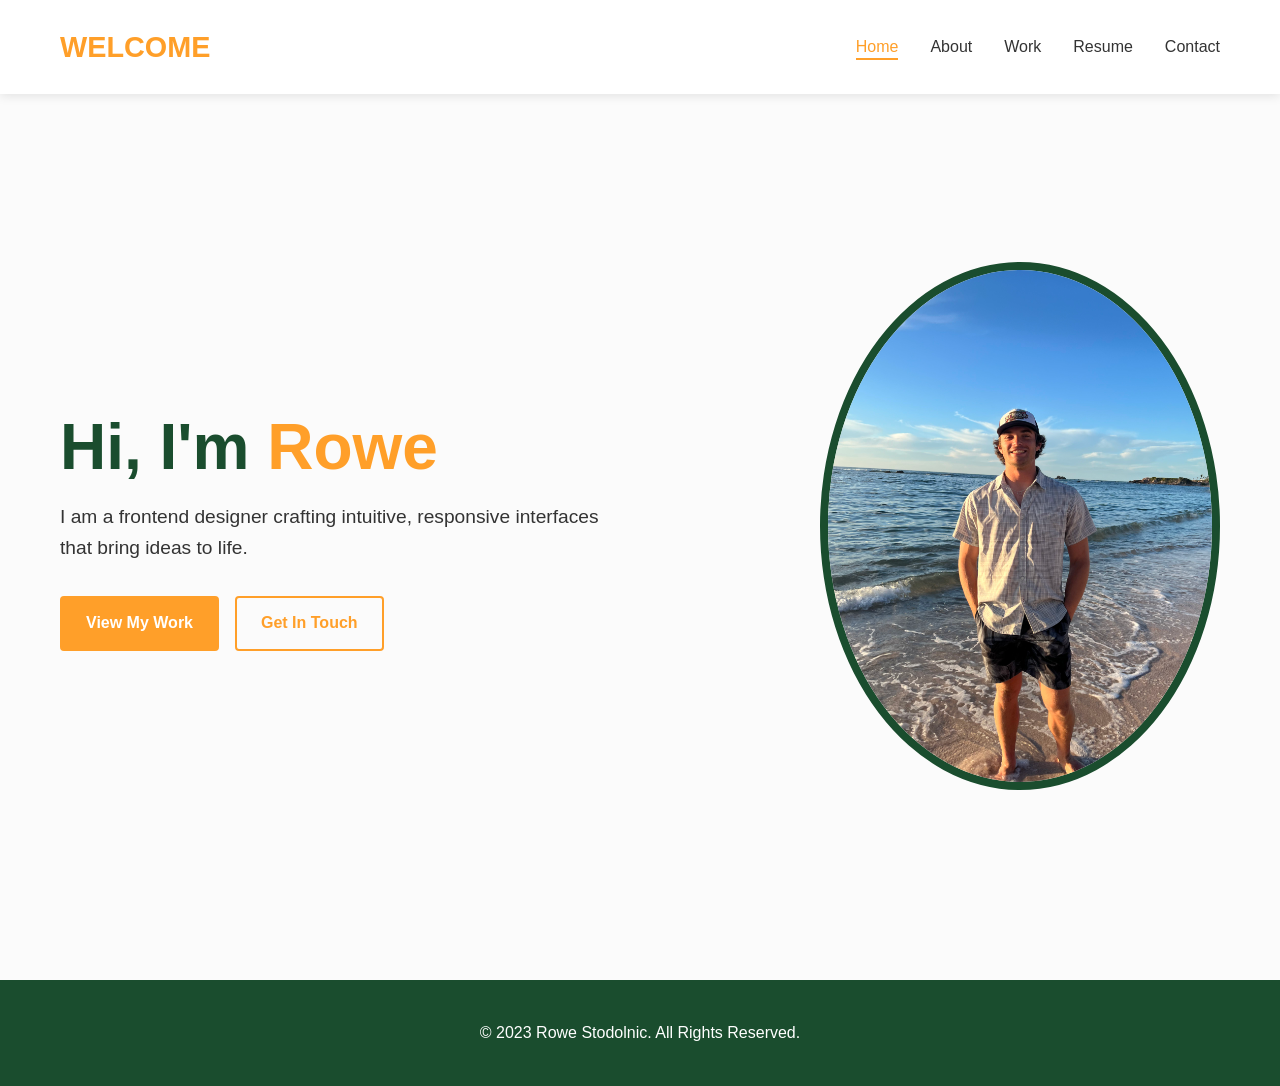
<file: src/index.html>
<!DOCTYPE html>
<html lang="en">
<head>
  <meta charset="UTF-8">
  <meta name="viewport" content="width=device-width, initial-scale=1.0">
  <title>Home - Rowe's Portfolio</title>
  <link rel="stylesheet" href="./styles/main.css">
  <style>

    .hero {
      height: 100vh;
      display: flex;
      align-items: center;
      padding: 0;
      background-color: #FBFBFB;
    }

    .hero-content {
      display: flex;
      align-items: center;
      justify-content: space-between;
      gap: 3rem;
    }

    .hero-text {
      flex: 1;
    }

    .hero-image {
      flex: 1;
      text-align: right;
    }

    .hero-image img {
      width: 100%;
      max-width: 400px;
      border-radius: 50%;
      border: 8px solid #1A4D2E;
      transition: all 0.5s ease;
    }

    .hero-image img:hover {
      transform: scale(1.03);
    }

    .hero h1 {
      font-size: 4rem;
      color: #1A4D2E;
      line-height: 1.2;
      margin-bottom: 1rem;
    }

    .hero h1 span {
      color: #FF9F29;
    }

    .hero p {
      font-size: 1.2rem;
      color: #333;
      margin-bottom: 2rem;
      max-width: 600px;
    }

    .hero-buttons {
      display: flex;
      gap: 1rem;
    }

    .social-links {
      display: flex;
      margin-top: 2rem;
      gap: 1.5rem;
    }

    .social-links a {
      display: inline-block;
      color: #1A4D2E;
      font-size: 1.5rem;
      transition: all 0.3s ease;
    }

    .social-links a:hover {
      color: #FF9F29;
      transform: translateY(-5px);
    }

    @media screen and (max-width: 992px) {
      .hero-content {
        flex-direction: column-reverse;
        text-align: center;
      }

      .hero-image {
        margin-bottom: 2rem;
        text-align: center;
      }

      .hero-buttons {
        justify-content: center;
      }

      .social-links {
        justify-content: center;
      }
    }
  </style>
</head>
<body>

  <!-- Header and Navigation -->
  <header>
    <div class="container nav-container">
      <a href="index.html" class="logo"><span>WELCOME</span></a>
      <nav>
        <ul class="nav-menu">
          <li><a href="index.html" class="active">Home</a></li>
          <li><a href="about.html">About</a></li>
          <li><a href="work.html">Work</a></li>
          <li><a href="resume.html">Resume</a></li>
          <li><a href="contact.html">Contact</a></li>
        </ul>
        <div class="hamburger">
          <div></div>
          <div></div>
          <div></div>
        </div>
      </nav>
    </div>
  </header>

  <!-- Main Content -->
  <main>
    <section class="hero">
      <div class="container hero-content">
        <div class="hero-text">
          <h1>Hi, I'm <span>Rowe</span></h1>
          <p>I am a frontend designer crafting intuitive, responsive interfaces that bring ideas to life.</p>
          <div class="hero-buttons">
            <a href="work.html" class="btn">View My Work</a>
            <a href="contact.html" class="btn btn-outline">Get In Touch</a>
          </div>
        </div>
        <div class="hero-image">
          <img src="assets/headshot.jpg" alt="Rowe's portrait">
        </div>
      </div>
    </section>
  </main>

  <!-- Footer -->
  <footer>
    <div class="container">
      <p>&copy; 2023 Rowe Stodolnic. All Rights Reserved.</p>
    </div>
  </footer>

    <!-- Scripts -->
  <script src="https://cdn.gpteng.co/gptengineer.js" type="module"></script>

</body>
</html>
</file>
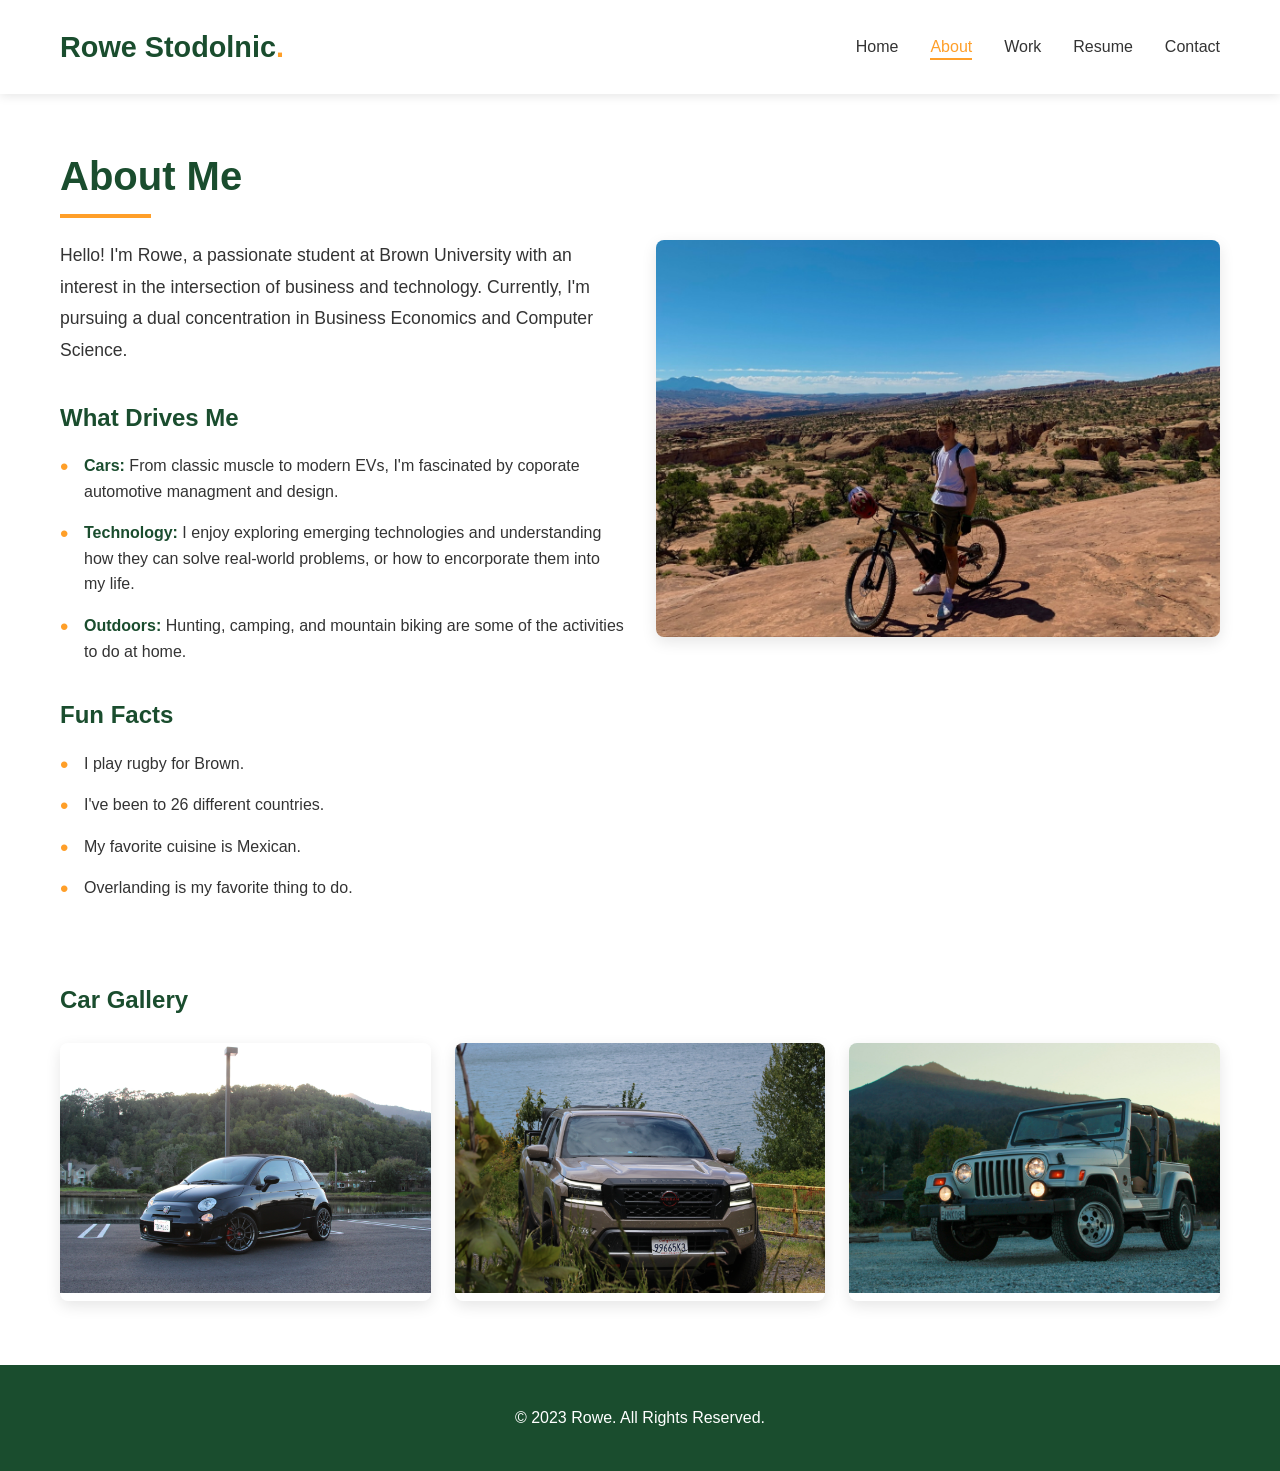
<file: src/about.html>
<!DOCTYPE html>
<html lang="en">
<head>
  <meta charset="UTF-8">
  <meta name="viewport" content="width=device-width, initial-scale=1.0">
  <title>About Me - Rowe's Portfolio</title>
  <link rel="stylesheet" href="./styles/main.css">
  <link rel="stylesheet" href="./styles/about.css">
</head>
<body>
  <!-- Header and Navigation -->
  <header>
    <div class="container nav-container">
      <a href="index.html" class="logo">Rowe Stodolnic<span>.</span></a>
      <nav>
        <ul class="nav-menu">
          <li><a href="index.html">Home</a></li>
          <li><a href="about.html" class="active">About</a></li>
          <li><a href="work.html">Work</a></li>
          <li><a href="resume.html">Resume</a></li>
          <li><a href="contact.html">Contact</a></li>
        </ul>
        <div class="hamburger">
          <div></div>
          <div></div>
          <div></div>
        </div>
      </nav>
    </div>
  </header>

  <!-- Main Content -->
  <main>
    <section class="section about-section">
      <div class="container">
        <h2 class="section-title">About Me</h2>
        
        <div class="about-content">
          <div class="about-text">
            <p>Hello! I'm Rowe, a passionate student at Brown University with an interest in the intersection of business and technology. Currently, I'm pursuing a dual concentration in Business Economics and Computer Science.</p>
            
            <h3>What Drives Me</h3>
            <ul class="interests-list">
              <li><span>Cars:</span> From classic muscle to modern EVs, I'm fascinated by coporate automotive managment and design.</li>
              <li><span>Technology:</span> I enjoy exploring emerging technologies and understanding how they can solve real-world problems, or how to encorporate them into my life.</li>
              <li><span>Outdoors:</span> Hunting, camping, and mountain biking are some of the activities to do at home.</li>
            </ul>
            
            <h3>Fun Facts</h3>
            <ul class="fun-facts">
              <li>I play rugby for Brown.</li>
              <li>I've been to 26 different countries.</li>
              <li>My favorite cuisine is Mexican.</li>
              <li>Overlanding is my favorite thing to do.</li>
            </ul>
          </div>
          
          <div class="about-image">
            <img src="assets/outdoors.jpeg" alt="outdoors">
          </div>
        </div>

        <div class="photo-gallery">
          <h3>Car Gallery</h3>
          <div class="gallery-container">
            <div class="gallery-item">
              <img src="assets/fiat.JPG" alt="Fiat"> 
            </div>
            <div class="gallery-item">
              <img src="assets/truck.JPG" alt="Truck"> 
            </div>
            <div class="gallery-item">
              <img src="assets/jeep.jpg" alt="Jeep">
            </div>
          </div>
        </div>
      </div>
    </section>
  </main>

  <!-- Footer -->
  <footer>
    <div class="container">
      <p>&copy; 2023 Rowe. All Rights Reserved.</p>
    </div>
  </footer>

  <!-- Scripts -->
  <script src="https://cdn.gpteng.co/gptengineer.js" type="module"></script>
  <script src="./js/script.js"></script>
</body>
</html>
</file>
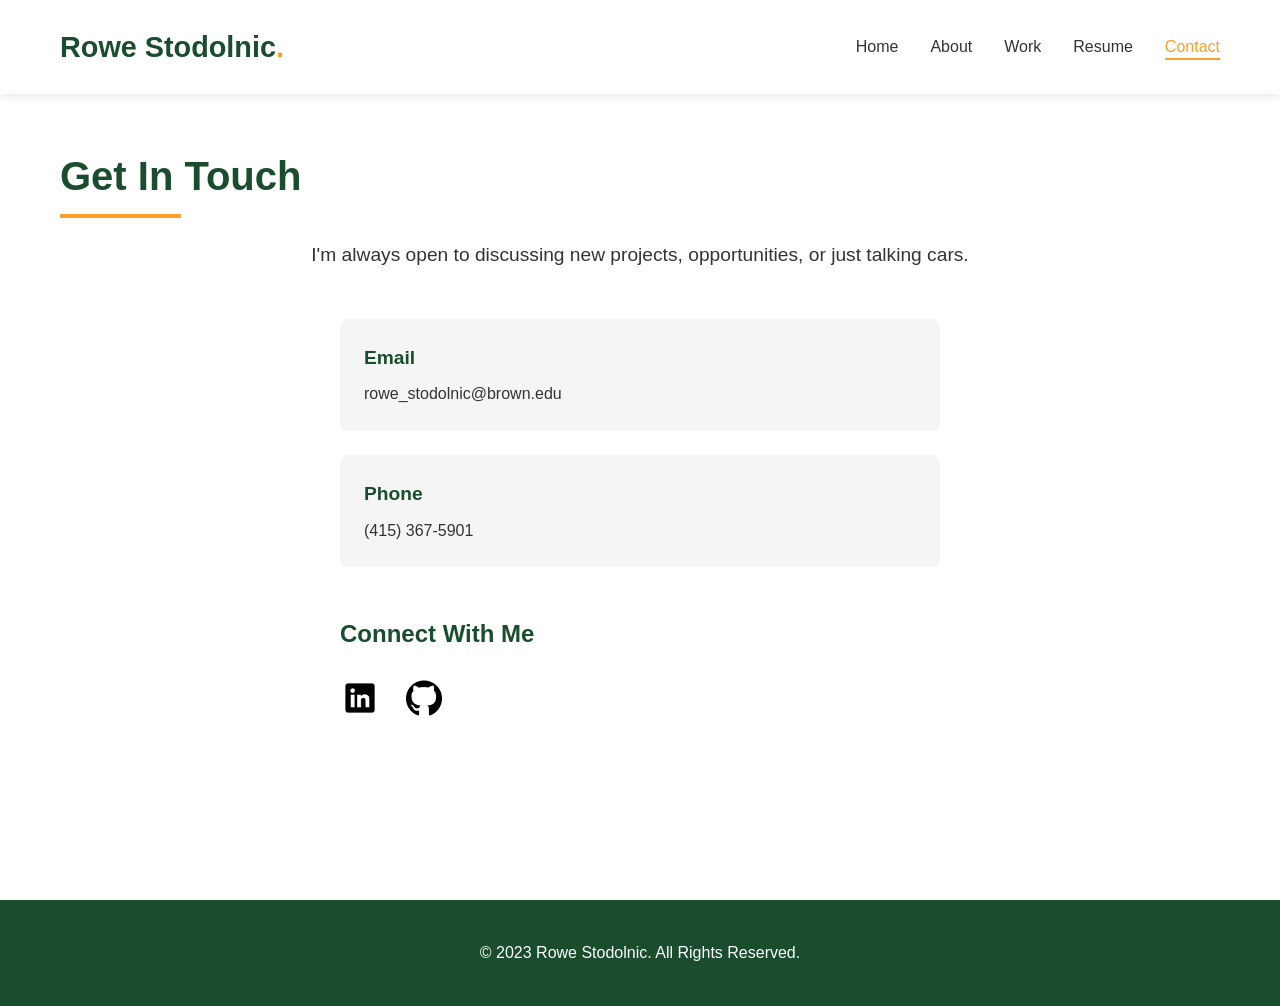
<file: src/contact.html>
<!DOCTYPE html>
<html lang="en">
<head>
  <meta charset="UTF-8">
  <meta name="viewport" content="width=device-width, initial-scale=1.0">
  <title>Contact - Rowe's Portfolio</title>
  <link rel="stylesheet" href="./styles/main.css">
  <link rel="stylesheet" href="./styles/contact.css">
</head>
<body>
  <!-- Header and Navigation -->
  <header>
    <div class="container nav-container">
      <a href="index.html" class="logo">Rowe Stodolnic<span>.</span></a>
      <nav>
        <ul class="nav-menu">
          <li><a href="index.html">Home</a></li>
          <li><a href="about.html">About</a></li>
          <li><a href="work.html">Work</a></li>
          <li><a href="resume.html">Resume</a></li>
          <li><a href="contact.html" class="active">Contact</a></li>
        </ul>
        <div class="hamburger">
          <div></div>
          <div></div>
          <div></div>
        </div>
      </nav>
    </div>
  </header>

  <!-- Main Content -->
  <main>
    <section class="section contact-section">
      <div class="container">
        <h2 class="section-title">Get In Touch</h2>
        <p class="contact-intro">I'm always open to discussing new projects, opportunities, or just talking cars.</p>
        
        <div class="contact-container">
          <div class="contact-block">
            <!-- Contact Info -->
            <div class="contact-info">
              <div class="contact-card">
                <div class="contact-details">
                  <h3>Email</h3>
                  <p>rowe_stodolnic@brown.edu</p>
                </div>
              </div>
              <div class="contact-card">
                <div class="contact-details">
                  <h3>Phone</h3>
                  <p>(415) 367-5901</p>
                </div>
              </div>
            </div>

            <!-- Social Logos -->
            <div class="social-connect">
              <h3>Connect With Me</h3>
              <div class="social-grid logo-only">
                <a href="https://www.linkedin.com/in/rowe-stodolnic" target="_blank" class="social-item">
                  <img src="assets/li.png" alt="LinkedIn logo" class="social-logo">
                </a>
                <a href="https://github.com/rowestoli" target="_blank" class="social-item">
                  <img src="assets/gh.png" alt="GitHub logo" class="social-logo">
                </a>
              </div>
            </div>
          </div>
        </div>
      </div>
    </section>
  </main>
  
  <!-- Footer -->
  <footer>
    <div class="container">
      <p>&copy; 2023 Rowe Stodolnic. All Rights Reserved.</p>
    </div>
  </footer>

  <!-- Scripts -->
  <script src="https://cdn.gpteng.co/gptengineer.js" type="module"></script>
  <script src="./js/script.js"></script>
</body>
</html>
</file>
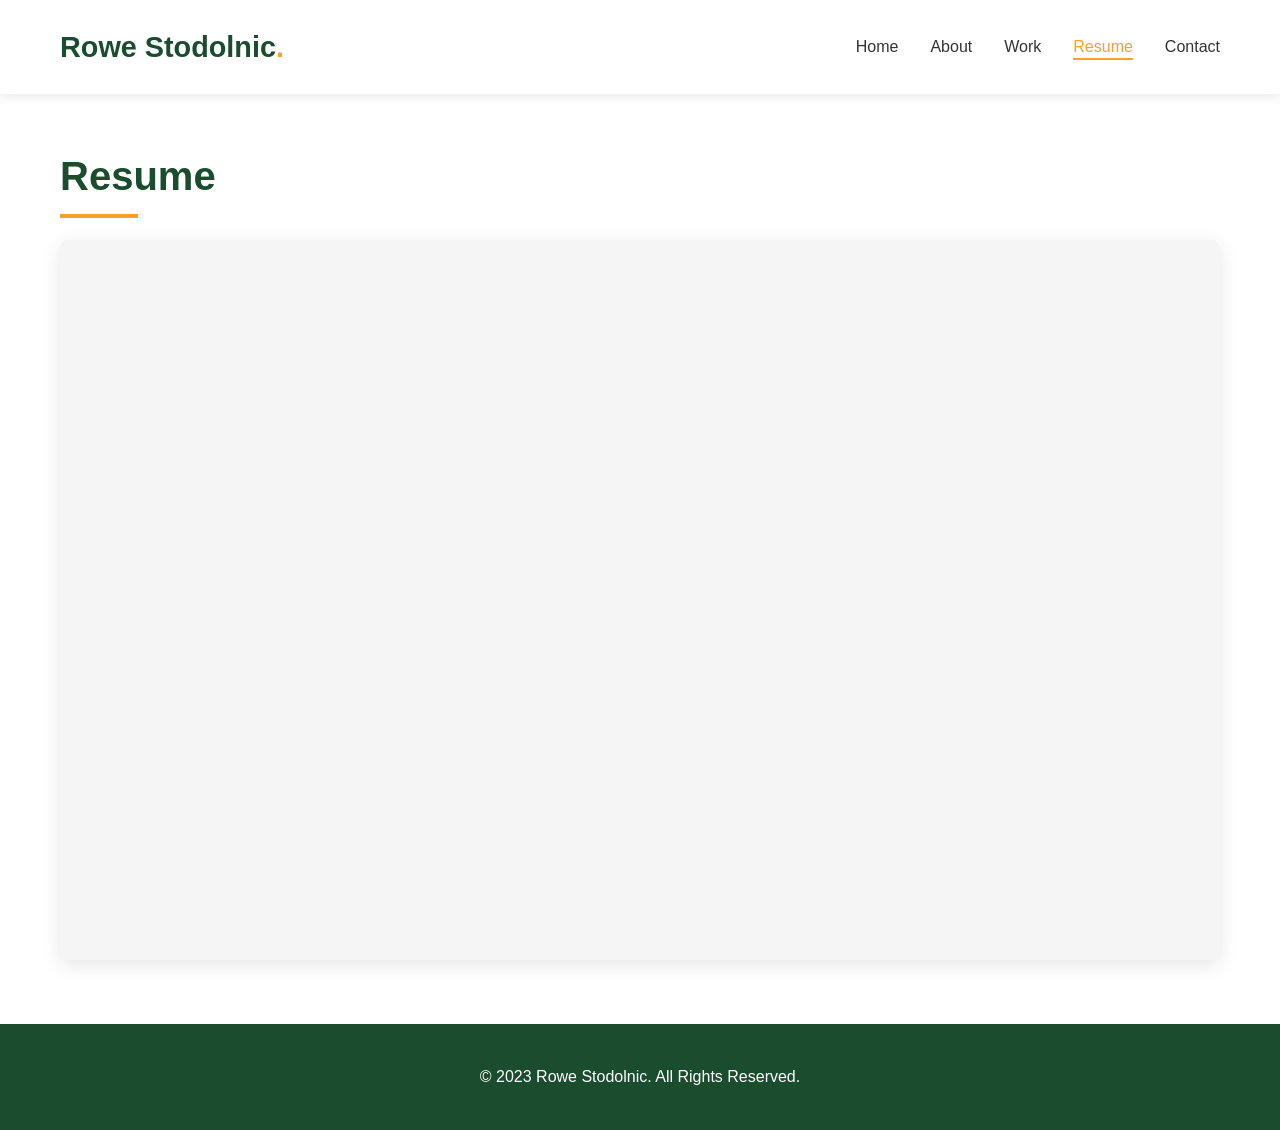
<file: src/resume.html>
<!DOCTYPE html>
<html lang="en">
<head>
  <meta charset="UTF-8">
  <meta name="viewport" content="width=device-width, initial-scale=1.0">
  <title>Resume - Rowe's Portfolio</title>
  <link rel="stylesheet" href="./styles/main.css">
  <link rel="stylesheet" href="./styles/resume.css">
</head>
<body>
  <!-- Header and Navigation -->
  <header>
    <div class="container nav-container">
      <a href="index.html" class="logo">Rowe Stodolnic<span>.</span></a>
      <nav>
        <ul class="nav-menu">
          <li><a href="index.html">Home</a></li>
          <li><a href="about.html">About</a></li>
          <li><a href="work.html">Work</a></li>
          <li><a href="resume.html" class="active">Resume</a></li>
          <li><a href="contact.html">Contact</a></li>
        </ul>
        <div class="hamburger">
          <div></div>
          <div></div>
          <div></div>
        </div>
      </nav>
    </div>
  </header>

  <!-- Main Content -->
  <main>
    <section class="section resume-section">
      <div class="container">
        <h2 class="section-title">Resume</h2>
        
        <div class="resume-viewer">
          <iframe id="resume-frame" src="assets/resume.pdf"></iframe>
        </div>
      </div>
    </section>
  </main>

  <!-- Footer -->
  <footer>
    <div class="container">
      <p>&copy; 2023 Rowe Stodolnic. All Rights Reserved.</p>
      
    </div>
  </footer>

  <!-- Scripts -->
  <script src="https://cdn.gpteng.co/gptengineer.js" type="module"></script>
  <script src="./js/script.js"></script>
</body>
</html>
</file>
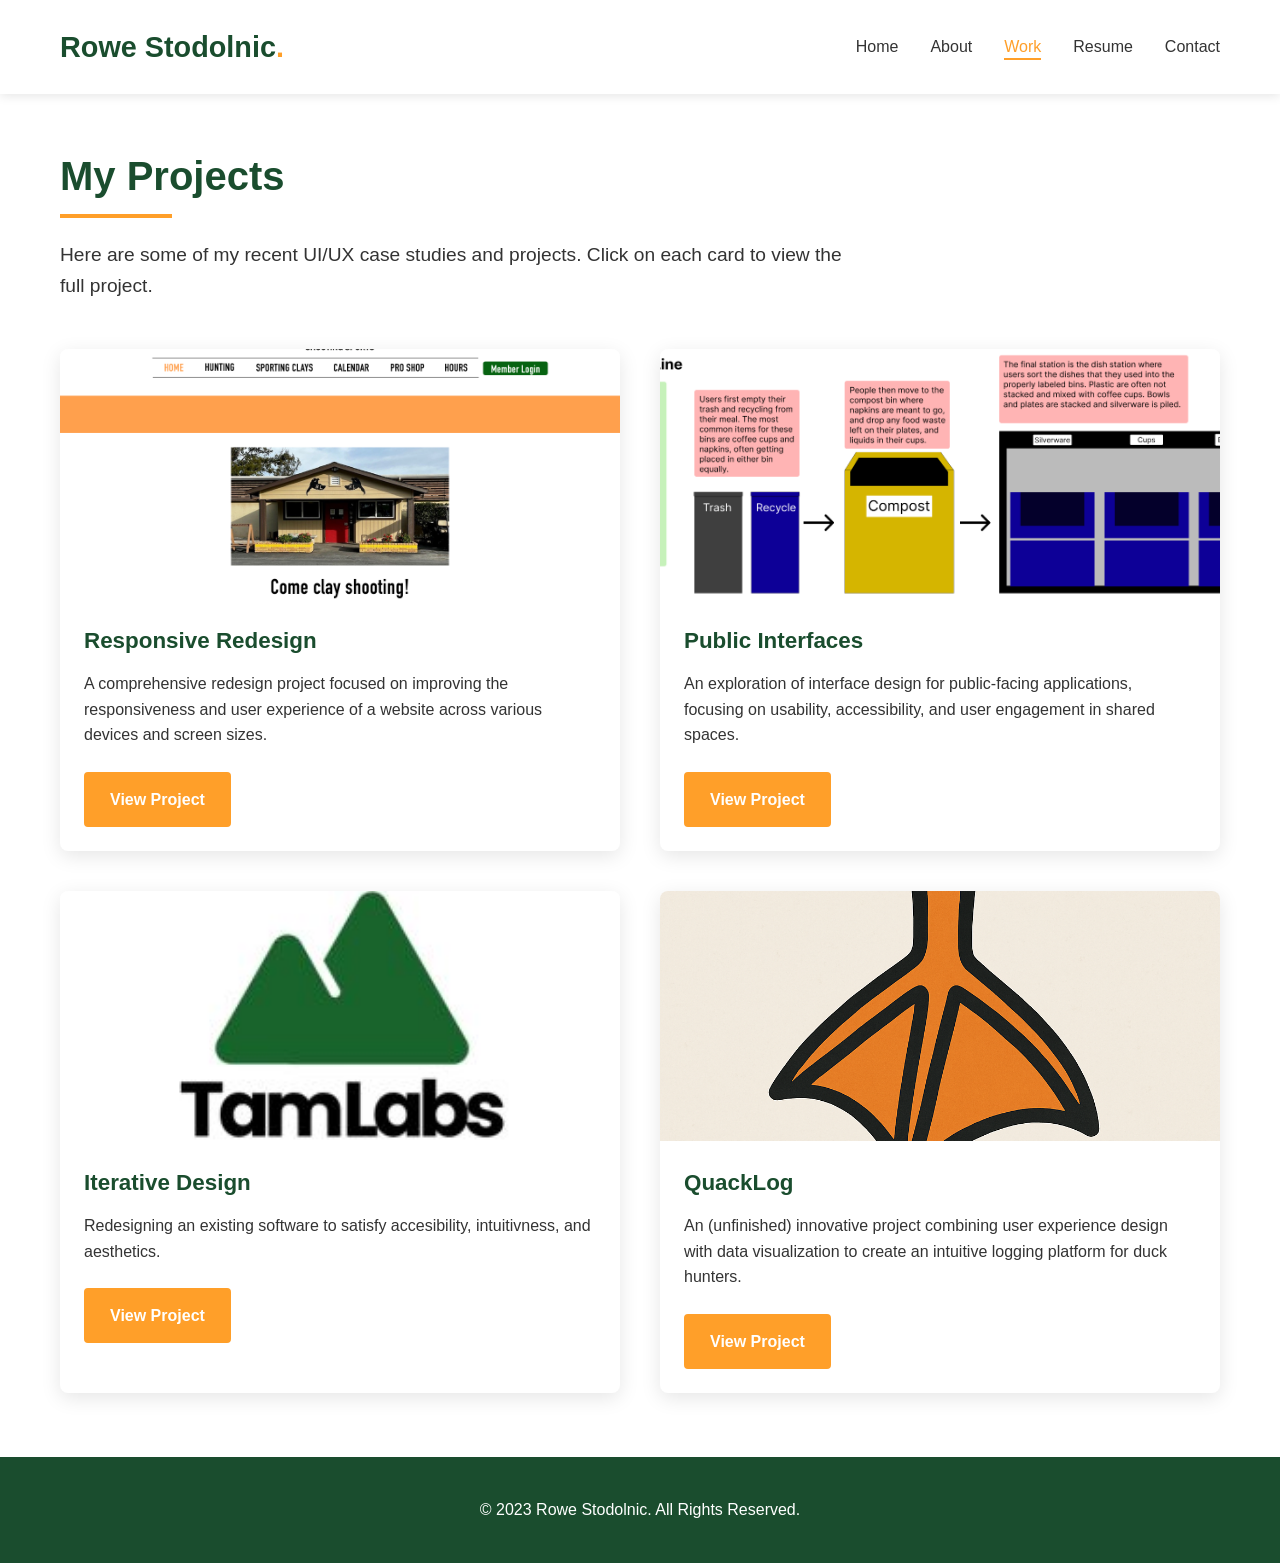
<file: src/work.html>
<!DOCTYPE html>
<html lang="en">
<head>
  <meta charset="UTF-8">
  <meta name="viewport" content="width=device-width, initial-scale=1.0">
  <title>My Work - Rowe's Portfolio</title>
  <link rel="stylesheet" href="./styles/main.css">
  <link rel="stylesheet" href="./styles/work.css">
</head>
<body>
  <!-- Header and Navigation -->
  <header>
    <div class="container nav-container">
      <a href="index.html" class="logo">Rowe Stodolnic<span>.</span></a>
      <nav>
        <ul class="nav-menu">
          <li><a href="index.html">Home</a></li>
          <li><a href="about.html">About</a></li>
          <li><a href="work.html" class="active">Work</a></li>
          <li><a href="resume.html">Resume</a></li>
          <li><a href="contact.html">Contact</a></li>
        </ul>
        <div class="hamburger">
          <div></div>
          <div></div>
          <div></div>
        </div>
      </nav>
    </div>
  </header>

  <!-- Main Content -->
  <main>
    <section class="section work-section">
      <div class="container">
        <h2 class="section-title">My Projects</h2>
        <p class="work-intro">Here are some of my recent UI/UX case studies and projects. Click on each card to view the full project.</p>
        <div class="project-grid">

          <!-- Project 1 -->
          <div class="project-card">
            <div class="project-image">
              <img src="assets/birdslanding.png" alt="Responsive Redesign Project">
            </div>
            <div class="project-info">
              <h3>Responsive Redesign</h3>
              <p>A comprehensive redesign project focused on improving the responsiveness and user experience of a website across various devices and screen sizes.</p>
              <a href="https://rowestoli.github.io/ResponsiveRedesign/" target="_blank" class="btn">View Project</a>
            </div>
          </div>

          <!-- Project 2 -->
          <div class="project-card">
            <div class="project-image">
              <img src="assets/dishline.png" alt="Public Interfaces Project">
            </div>
            <div class="project-info">
              <h3>Public Interfaces</h3>
              <p>An exploration of interface design for public-facing applications, focusing on usability, accessibility, and user engagement in shared spaces.</p>
              <a href="https://rowestoli.github.io/PublicInterfaces/" target="_blank" class="btn">View Project</a>
            </div>
          </div>

          <!-- Project 3 -->
          <div class="project-card">
            <div class="project-image">
              <img src="assets/tamlabs.jpg" alt="Iterative Design Project">
            </div>
            <div class="project-info">
              <h3>Iterative Design</h3>
              <p>Redesigning an existing software to satisfy accesibility, intuitivness, and aesthetics.</p>
              <a href="https://rowestoli.github.io/Iterative-Design-TamLabs/" target="_blank" class="btn">View Project</a>
            </div>
          </div>

          <!-- Project 4 -->
          <div class="project-card">
            <div class="project-image">
              <img src="assets/quacklog.png" alt="QuackLog Project">
            </div>
            <div class="project-info">
              <h3>QuackLog</h3>
              <p>An (unfinished) innovative project combining user experience design with data visualization to create an intuitive logging platform for duck hunters.</p>
              <a href="https://rowestoli.github.io/QuackLogPage/" target="_blank" class="btn">View Project</a>
            </div>
          </div>

        </div>
      </div>
    </section>
  </main>

  <!-- Footer -->
  <footer>
    <div class="container">
      <p>&copy; 2023 Rowe Stodolnic. All Rights Reserved.</p>
      
    </div>
  </footer>

  <!-- Scripts -->
  <script src="https://cdn.gpteng.co/gptengineer.js" type="module"></script>
  <script src="./js/script.js"></script>
</body>
</html>
</file>
<file: src/styles/main.css>
/* Global Styles */
:root {
  --dark-green: #1A4D2E;
  --orange: #FF9F29;
  --light-orange: #FFD29F;
  --white: #FFFFFF;
  --light-gray: #F5F5F5;
  --medium-gray: #E0E0E0;
  --dark-gray: #333333;
}

* {
  margin: 0;
  padding: 0;
  box-sizing: border-box;
}

body {
  font-family: 'Inter', 'Segoe UI', Roboto, Helvetica, Arial, sans-serif;
  line-height: 1.6;
  color: var(--dark-gray);
  background-color: var(--white);
}

.container {
  width: 100%;
  max-width: 1200px;
  margin: 0 auto;
  padding: 0 20px;
}

/* Header & Navigation */
header {
  padding: 1.5rem 0;
  position: fixed;
  width: 100%;
  top: 0;
  left: 0;
  z-index: 100;
  background-color: rgba(255, 255, 255, 0.95);
  box-shadow: 0 2px 10px rgba(0, 0, 0, 0.1);
}

.nav-container {
  display: flex;
  justify-content: space-between;
  align-items: center;
}

.logo {
  font-weight: 700;
  font-size: 1.8rem;
  color: var(--dark-green);
  text-decoration: none;
}

.logo span {
  color: var(--orange);
}

.nav-menu {
  display: flex;
  list-style-type: none;
}

.nav-menu li {
  margin-left: 2rem;
}

.nav-menu a {
  text-decoration: none;
  color: var(--dark-gray);
  font-weight: 500;
  font-size: 1rem;
  transition: all 0.3s ease;
  position: relative;
}

.nav-menu a:hover {
  color: var(--orange);
}

.nav-menu a::after {
  content: '';
  position: absolute;
  width: 0;
  height: 2px;
  background-color: var(--orange);
  bottom: -5px;
  left: 0;
  transition: width 0.3s ease;
}

.nav-menu a:hover::after {
  width: 100%;
}

.nav-menu a.active {
  color: var(--orange);
}

.nav-menu a.active::after {
  width: 100%;
}

/* Mobile Navigation */
.hamburger {
  display: none;
  cursor: pointer;
}

.hamburger div {
  width: 25px;
  height: 3px;
  background-color: var(--dark-green);
  margin: 5px;
  transition: all 0.3s ease;
}

/* Main Content */
main {
  margin-top: 80px;
  min-height: calc(100vh - 80px);
}

.section {
  padding: 4rem 0;
}

.section-title {
  font-size: 2.5rem;
  color: var(--dark-green);
  margin-bottom: 2rem;
  position: relative;
  display: inline-block;
}

.section-title::after {
  content: '';
  position: absolute;
  width: 50%;
  height: 4px;
  background-color: var(--orange);
  bottom: -10px;
  left: 0;
}

/* Footer */
footer {
  background-color: var(--dark-green);
  color: var(--white);
  padding: 2rem 0;
  text-align: center;
}

footer p {
  margin: 0.5rem 0;
}

.footer-links {
  margin: 1rem 0;
}

.footer-links a {
  color: var(--white);
  margin: 0 1rem;
  text-decoration: none;
  transition: color 0.3s ease;
}

.footer-links a:hover {
  color: var(--orange);
}

/* Buttons */
.btn {
  display: inline-block;
  padding: 0.8rem 1.5rem;
  background-color: var(--orange);
  color: var(--white);
  text-decoration: none;
  border-radius: 4px;
  font-weight: 600;
  transition: all 0.3s ease;
  border: 2px solid var(--orange);
}

.btn:hover {
  background-color: transparent;
  color: var(--orange);
}

.btn-outline {
  background-color: transparent;
  color: var(--orange);
}

.btn-outline:hover {
  background-color: var(--orange);
  color: var(--white);
}

/* Media Queries */
@media screen and (max-width: 768px) {
  .hamburger {
    display: block;
  }
  
  .nav-menu {
    position: absolute;
    top: 80px;
    right: -100%;
    flex-direction: column;
    background-color: var(--white);
    width: 100%;
    text-align: center;
    transition: 0.3s;
    box-shadow: 0 10px 20px rgba(0, 0, 0, 0.1);
    padding: 2rem 0;
  }
  
  .nav-menu.active {
    right: 0;
  }
  
  .nav-menu li {
    margin: 1.5rem 0;
  }
}
</file>
<file: src/styles/about.css>
.about-content {
  display: flex;
  gap: 2rem;
  margin-bottom: 3rem;
}

.about-text {
  flex: 1;
}

.about-image {
  flex: 1;
}

.about-image img {
  width: 100%;
  border-radius: 8px;
  box-shadow: 0 5px 15px rgba(0, 0, 0, 0.1);
  transition: transform 0.3s ease;
}

.about-image img:hover {
  transform: translateY(-10px);
}

.about-text p {
  margin-bottom: 1.5rem;
  font-size: 1.1rem;
  line-height: 1.8;
}

.about-text h3 {
  margin: 2rem 0 1rem;
  color: var(--dark-green);
  font-size: 1.5rem;
}

.interests-list, .fun-facts {
  list-style-type: none;
  margin-bottom: 2rem;
}

.interests-list li, .fun-facts li {
  margin-bottom: 1rem;
  position: relative;
  padding-left: 1.5rem;
}

.interests-list li:before, .fun-facts li:before {
  content: "•";
  color: var(--orange);
  font-size: 1.5rem;
  position: absolute;
  left: 0;
  top: -5px;
}

.interests-list li span {
  color: var(--dark-green);
  font-weight: 600;
}

.photo-gallery h3 {
  color: var(--dark-green);
  font-size: 1.5rem;
  margin-bottom: 1.5rem;
}

.gallery-container {
  display: grid;
  grid-template-columns: repeat(auto-fill, minmax(300px, 1fr));
  gap: 1.5rem;
}

.gallery-item {
  overflow: hidden;
  border-radius: 8px;
  box-shadow: 0 5px 15px rgba(0, 0, 0, 0.1);
}

.gallery-item img {
  width: 100%;
  height: 250px;
  object-fit: cover;
  transition: transform 0.5s ease;
}

.gallery-item img:hover {
  transform: scale(1.05);
}

@media screen and (max-width: 992px) {
  .about-content {
    flex-direction: column;
  }

  .about-image {
    margin-top: 2rem;
    order: -1;
  }
}

@media screen and (max-width: 768px) {
  .gallery-container {
    grid-template-columns: repeat(auto-fill, minmax(250px, 1fr));
  }
}

@media screen and (max-width: 576px) {
  .gallery-container {
    grid-template-columns: 1fr;
  }
}
</file>
<file: src/styles/contact.css>
.contact-intro {
  font-size: 1.2rem;
  margin-bottom: 3rem;
  max-width: 800px;
  text-align: center;
  margin-left: auto;
  margin-right: auto;
}

.contact-container {
  display: flex;
  justify-content: center;
  margin-bottom: 4rem;
}

.contact-block {
  display: flex;
  flex-direction: column;
  gap: 3rem;
  max-width: 600px;
  width: 100%;
}

.contact-info {
  display: flex;
  flex-direction: column;
  gap: 1.5rem;
}

.contact-card {
  display: flex;
  align-items: center;
  padding: 1.5rem;
  border-radius: 8px;
  background-color: var(--light-gray);
  transition: transform 0.3s ease, box-shadow 0.3s ease;
}

.contact-card:hover {
  transform: translateY(-5px);
  box-shadow: 0 10px 20px rgba(0, 0, 0, 0.1);
}

.contact-details h3 {
  font-size: 1.2rem;
  color: var(--dark-green);
  margin-bottom: 0.5rem;
}

.contact-details p {
  color: var(--dark-gray);
}

.social-connect {
  text-align: left;
}

.social-connect h3 {
  font-size: 1.5rem;
  color: var(--dark-green);
  margin-bottom: 1.5rem;
}

.social-grid.logo-only {
  display: flex;
  gap: 1.5rem;
  align-items: center;
  justify-content: flex-start;
  margin-top: 1rem;
}

.social-item {
  display: inline-block;
}

.social-logo {
  width: 40px;
  height: 40px;
  object-fit: contain;
  transition: transform 0.2s ease;
}

.social-logo:hover {
  transform: scale(1.1);
}

@media screen and (max-width: 768px) {
  .contact-block {
    gap: 2rem;
  }

  .social-grid.logo-only {
    justify-content: flex-start;
  }
}
</file>
<file: src/styles/resume.css>
.resume-actions {
  margin-bottom: 2rem;
  display: flex;
  justify-content: flex-end;
}

.resume-viewer {
  width: 100%;
  height: 80vh;
  border-radius: 8px;
  overflow: hidden;
  box-shadow: 0 5px 20px rgba(0, 0, 0, 0.1);
  background-color: var(--light-gray);
}

#resume-frame {
  width: 100%;
  height: 100%;
  border: none;
}

@media screen and (max-width: 768px) {
  .resume-viewer {
    height: 70vh;
  }
}
</file>
<file: src/styles/work.css>
.work-intro {
  font-size: 1.2rem;
  margin-bottom: 3rem;
  max-width: 800px;
}

.project-grid {
  display: grid;
  grid-template-columns: 1fr 1fr;
  gap: 2.5rem;
}

.project-card {
  border-radius: 8px;
  overflow: hidden;
  box-shadow: 0 5px 20px rgba(0, 0, 0, 0.1);
  transition: transform 0.3s ease, box-shadow 0.3s ease;
  background-color: var(--white);
}

.project-card:hover {
  transform: translateY(-10px);
  box-shadow: 0 15px 30px rgba(0, 0, 0, 0.15);
}

.project-image {
  width: 100%;
  height: 250px;
  overflow: hidden;
}

.project-image img {
  width: 100%;
  height: 100%;
  object-fit: cover;
  transition: transform 0.5s ease;
}

.project-card:hover .project-image img {
  transform: scale(1.05);
}

.project-info {
  padding: 1.5rem;
}

.project-info h3 {
  font-size: 1.4rem;
  color: var(--dark-green);
  margin-bottom: 0.75rem;
}

.project-info p {
  color: var(--dark-gray);
  margin-bottom: 1.5rem;
  line-height: 1.6;
}

.project-tech {
  display: flex;
  flex-wrap: wrap;
  margin-bottom: 1.5rem;
  gap: 0.5rem;
}

.project-tech span {
  font-size: 0.85rem;
  padding: 0.25rem 0.75rem;
  background-color: var(--light-gray);
  border-radius: 20px;
  display: inline-block;
}

.btn-disabled {
  opacity: 0.7;
  cursor: not-allowed;
}

.btn-disabled:hover {
  background-color: var(--orange);
  color: var(--white);
}

@media screen and (max-width: 992px) {
  .project-grid {
    grid-template-columns: 1fr;
    gap: 2rem;
  }
}
</file>
